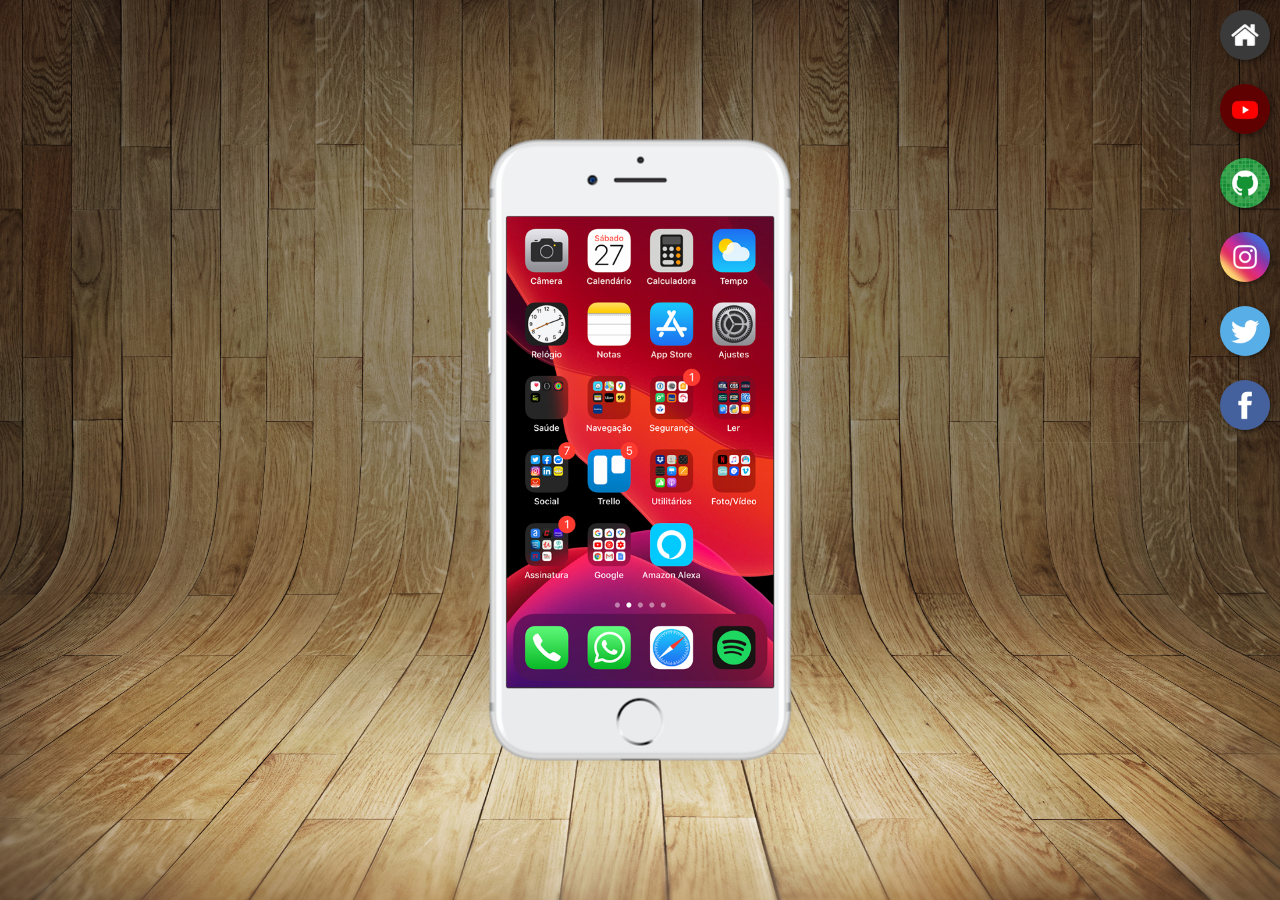
<file: index.html>
<!DOCTYPE html>
<html lang="pt-br">
<head>
    <meta charset="UTF-8">
    <meta name="viewport" content="width=device-width, initial-scale=1.0">
    <link rel="shortcut icon" href="favicon.ico" type="image/x-icon">
    <title>Projeto Redes Sociais</title>
    <link rel="stylesheet" href="estilos/style.css">
</head>
<body>
    <main>
        <section id="celular">
            <iframe src="home.html" name="tela" frameborder="0" id="tela">
                Seu navegador não é compatível com isso.
            </iframe>
        </section>
        <section id="redes-sociais">
            <a href="#" target="tela"><img src="imagens/logo-home.jpg" alt="Home"></a><br>
            <a href="youtube.html" target="tela"><img src="imagens/logo-youtube.jpg" alt="Youtube"></a><br>
            <a href="github.html" target="tela"><img src="imagens/logo-github.jpg" alt="GitHub"></a><br>
            <a href="instagram.html" target="tela"><img src="imagens/logo-instagram.jpg" alt="Instagram"></a><br>
            <a href="#" target="tela"><img src="imagens/logo-twitter.jpg" alt="Twitter"></a><br>
            <a href="facebook.html" target="tela"><img src="imagens/logo-facebook.jpg" alt="Facebook"></a>
        </section>
    </main>
</body>
</html>
</file>
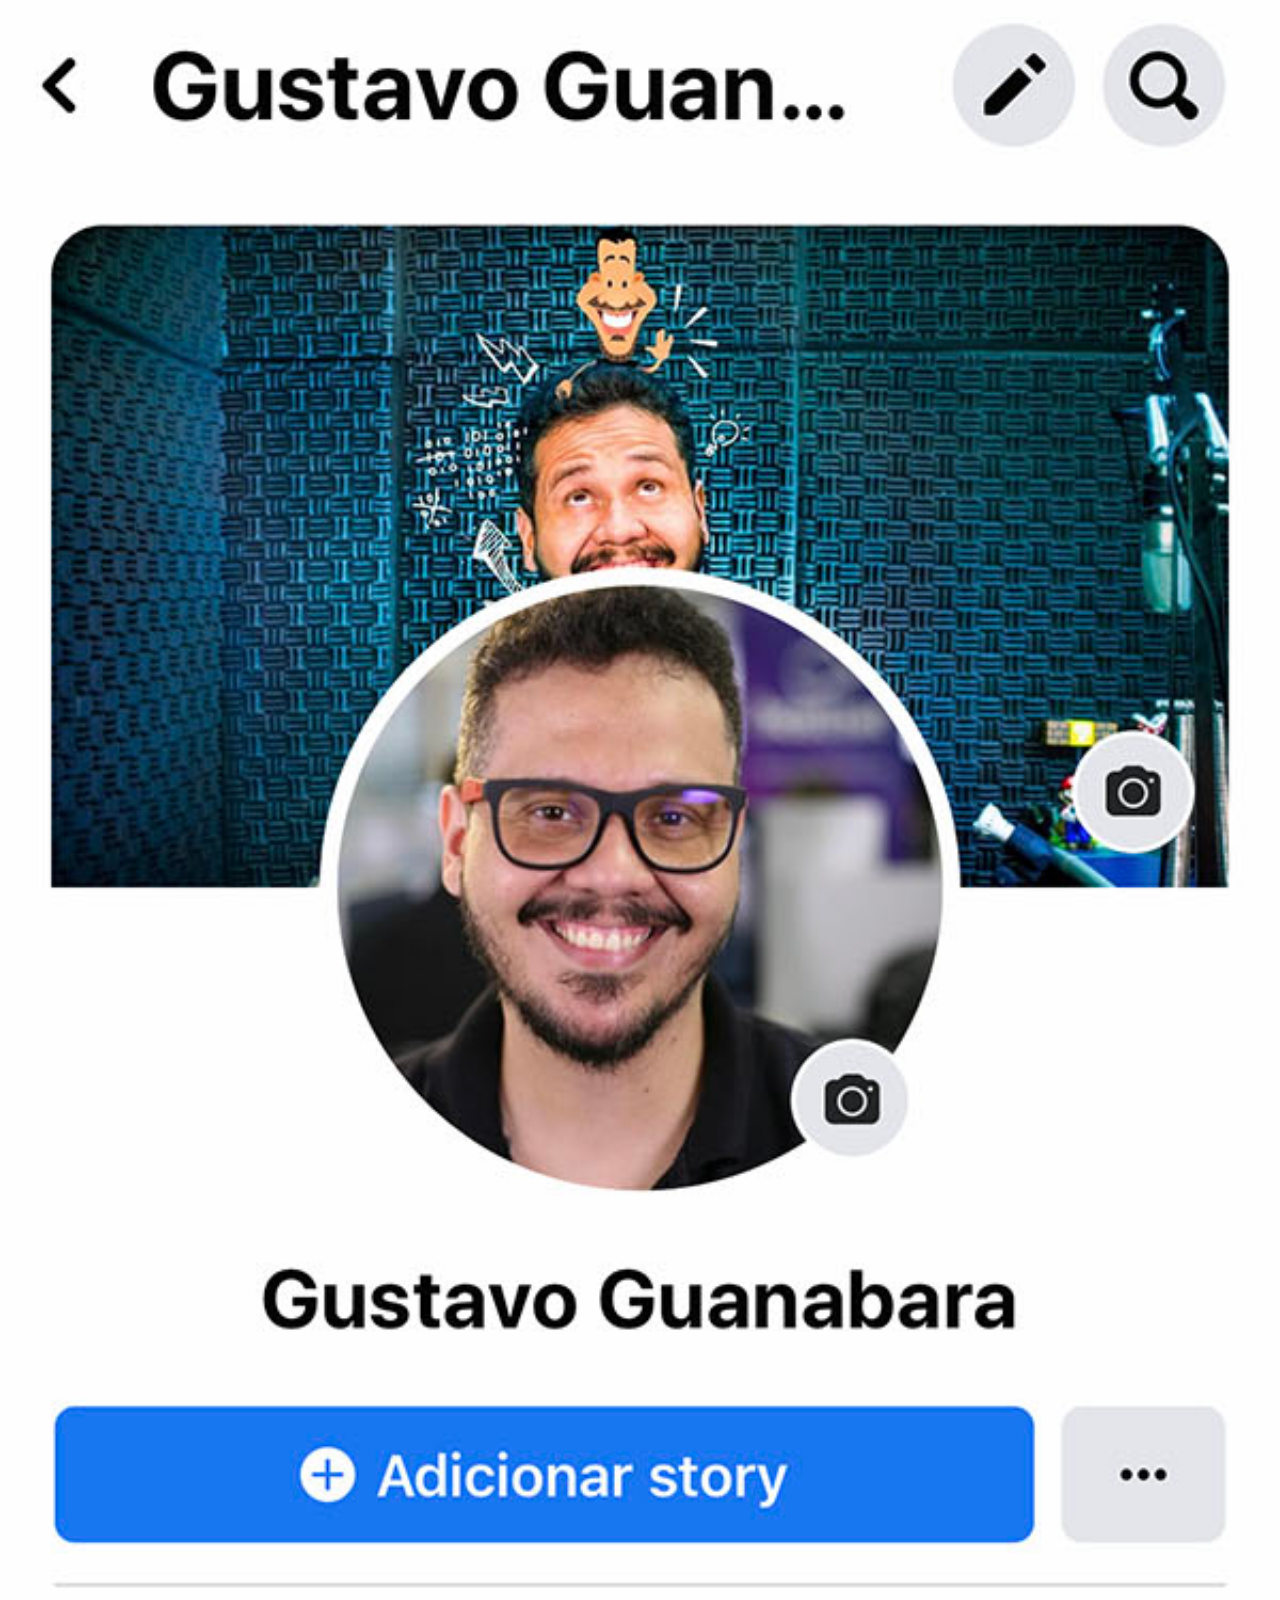
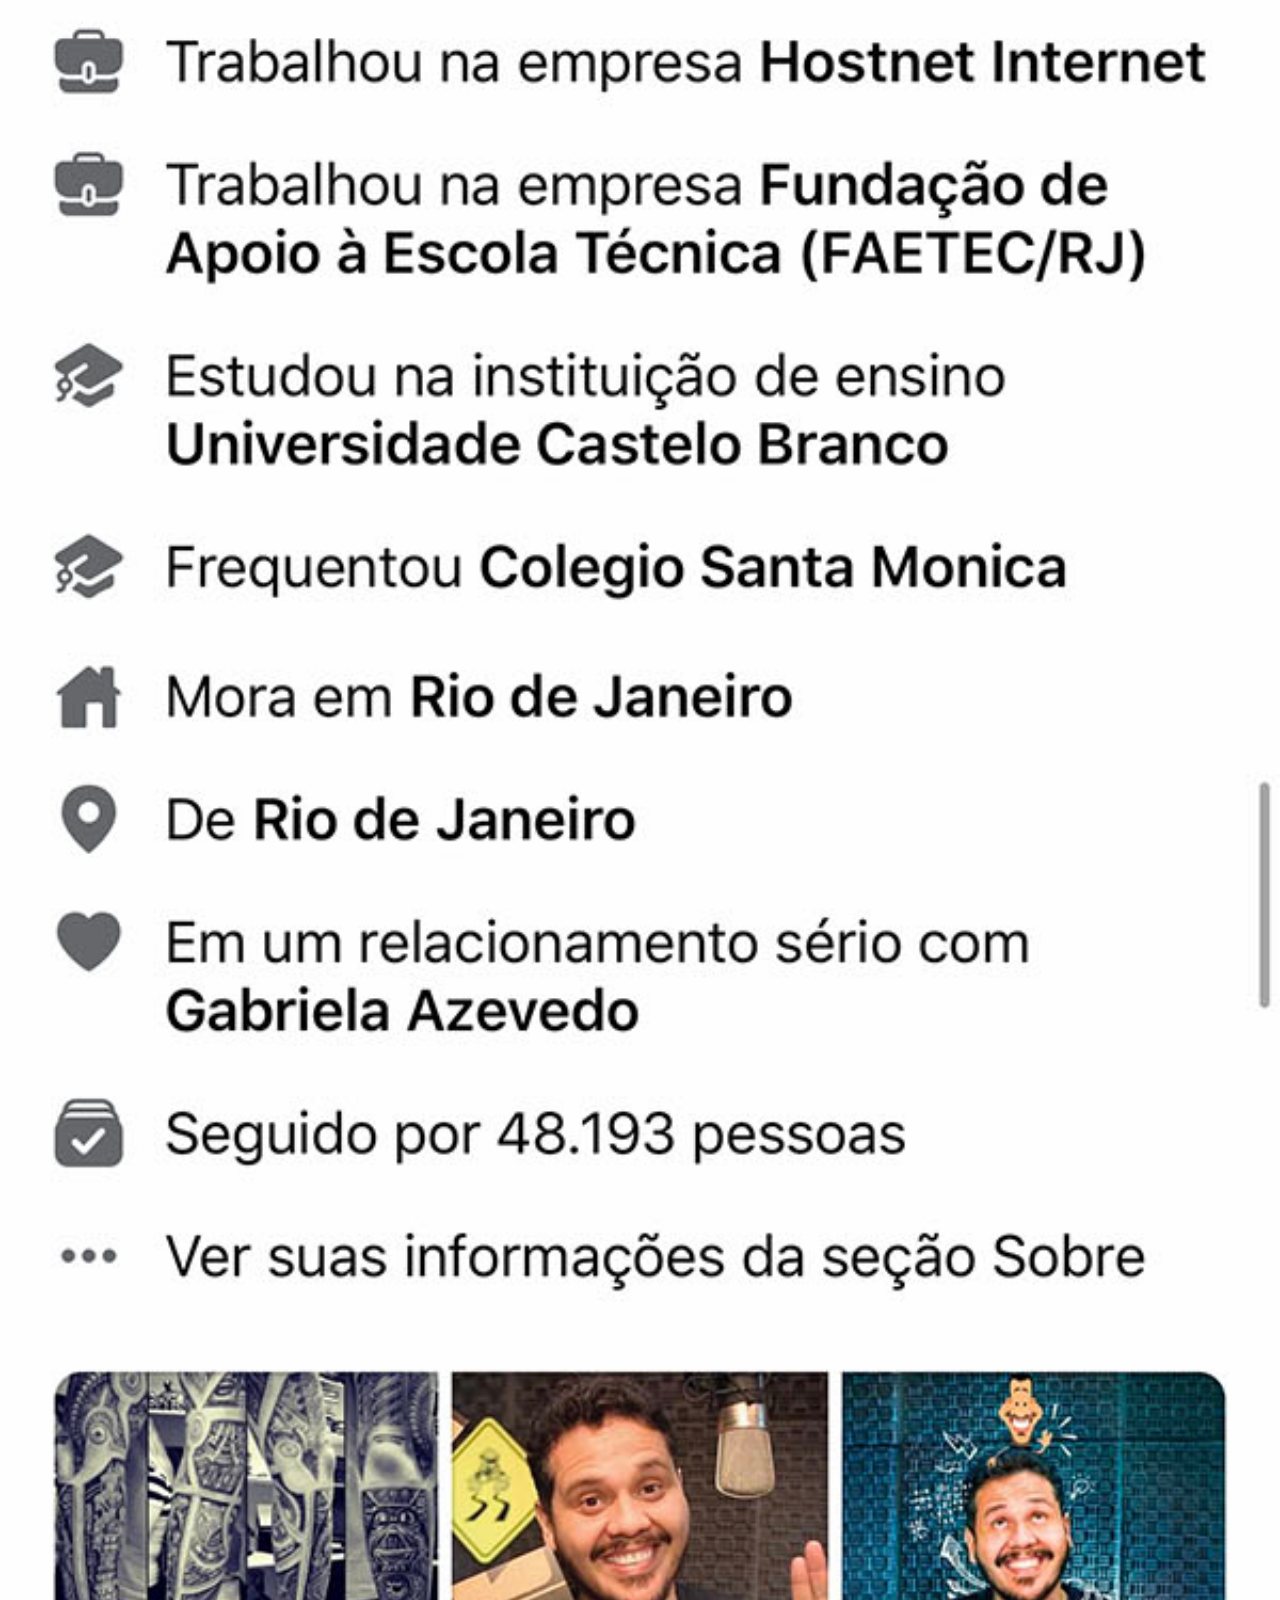
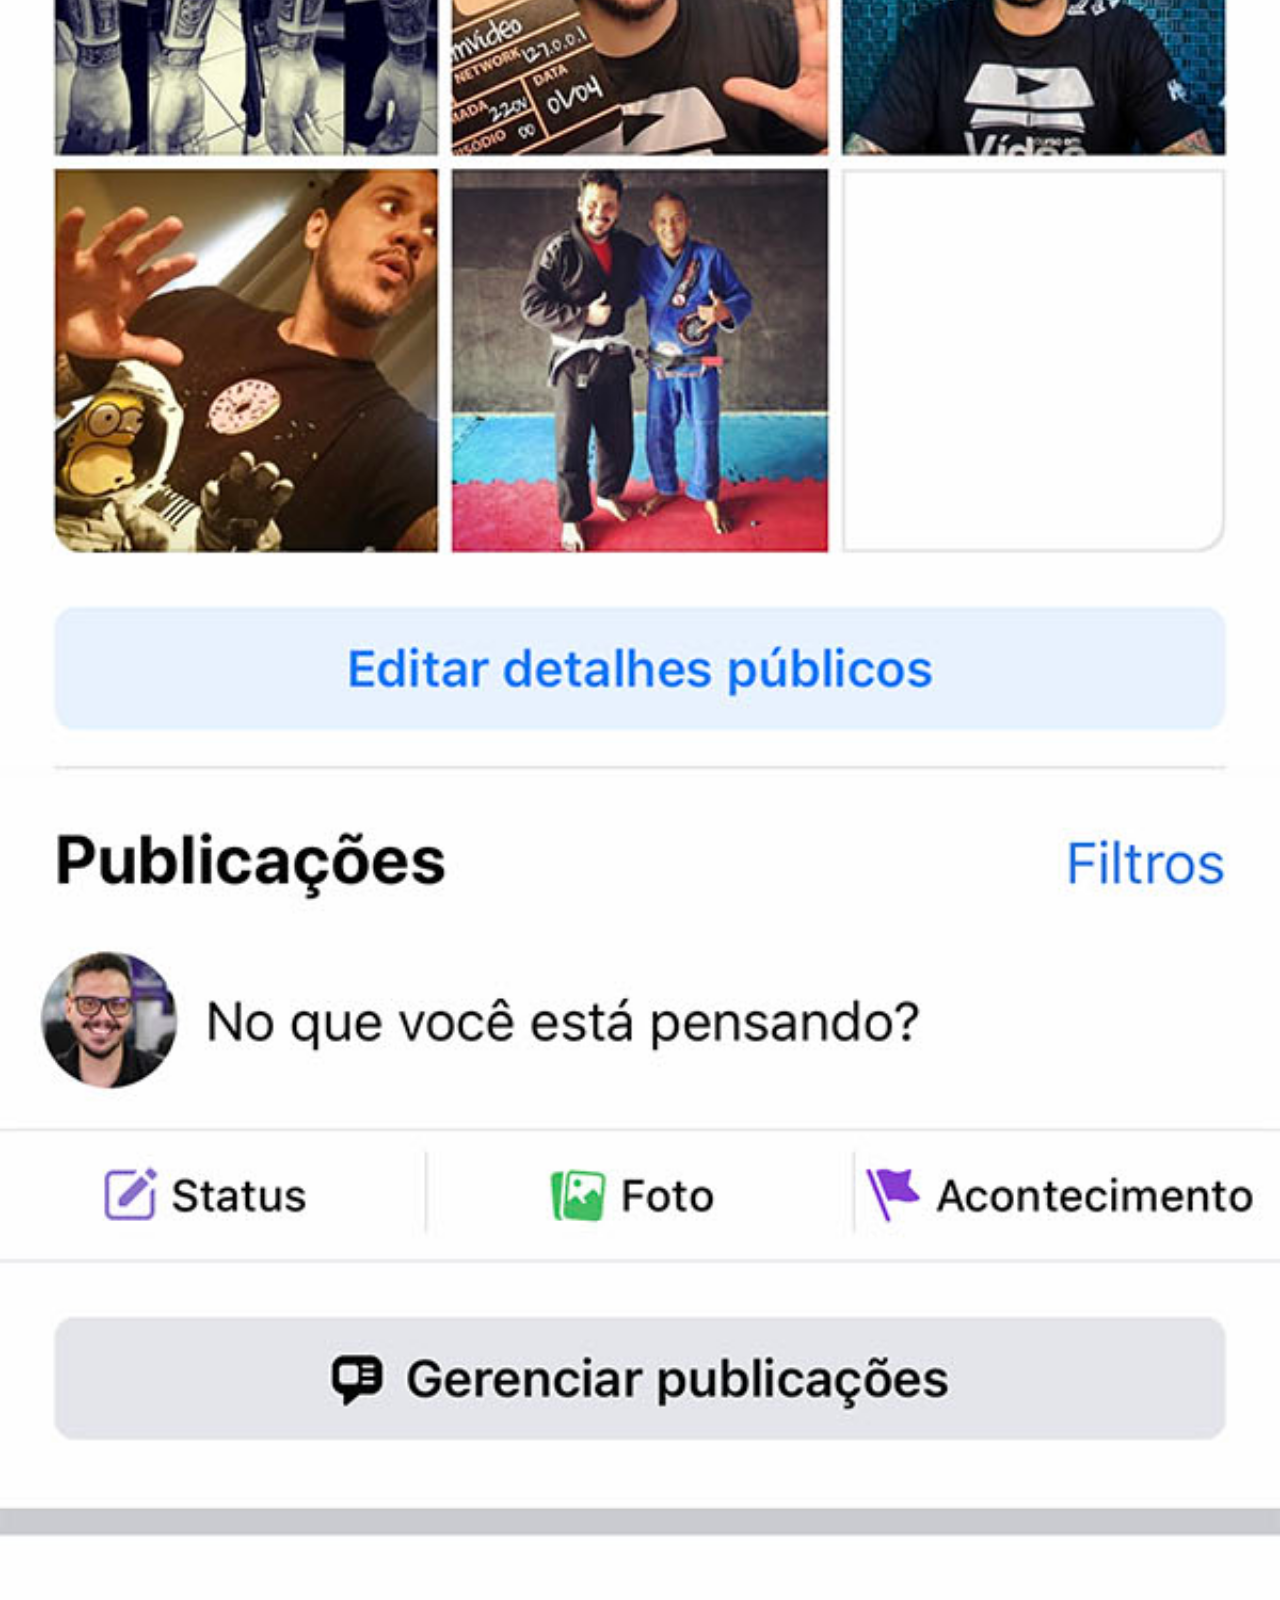
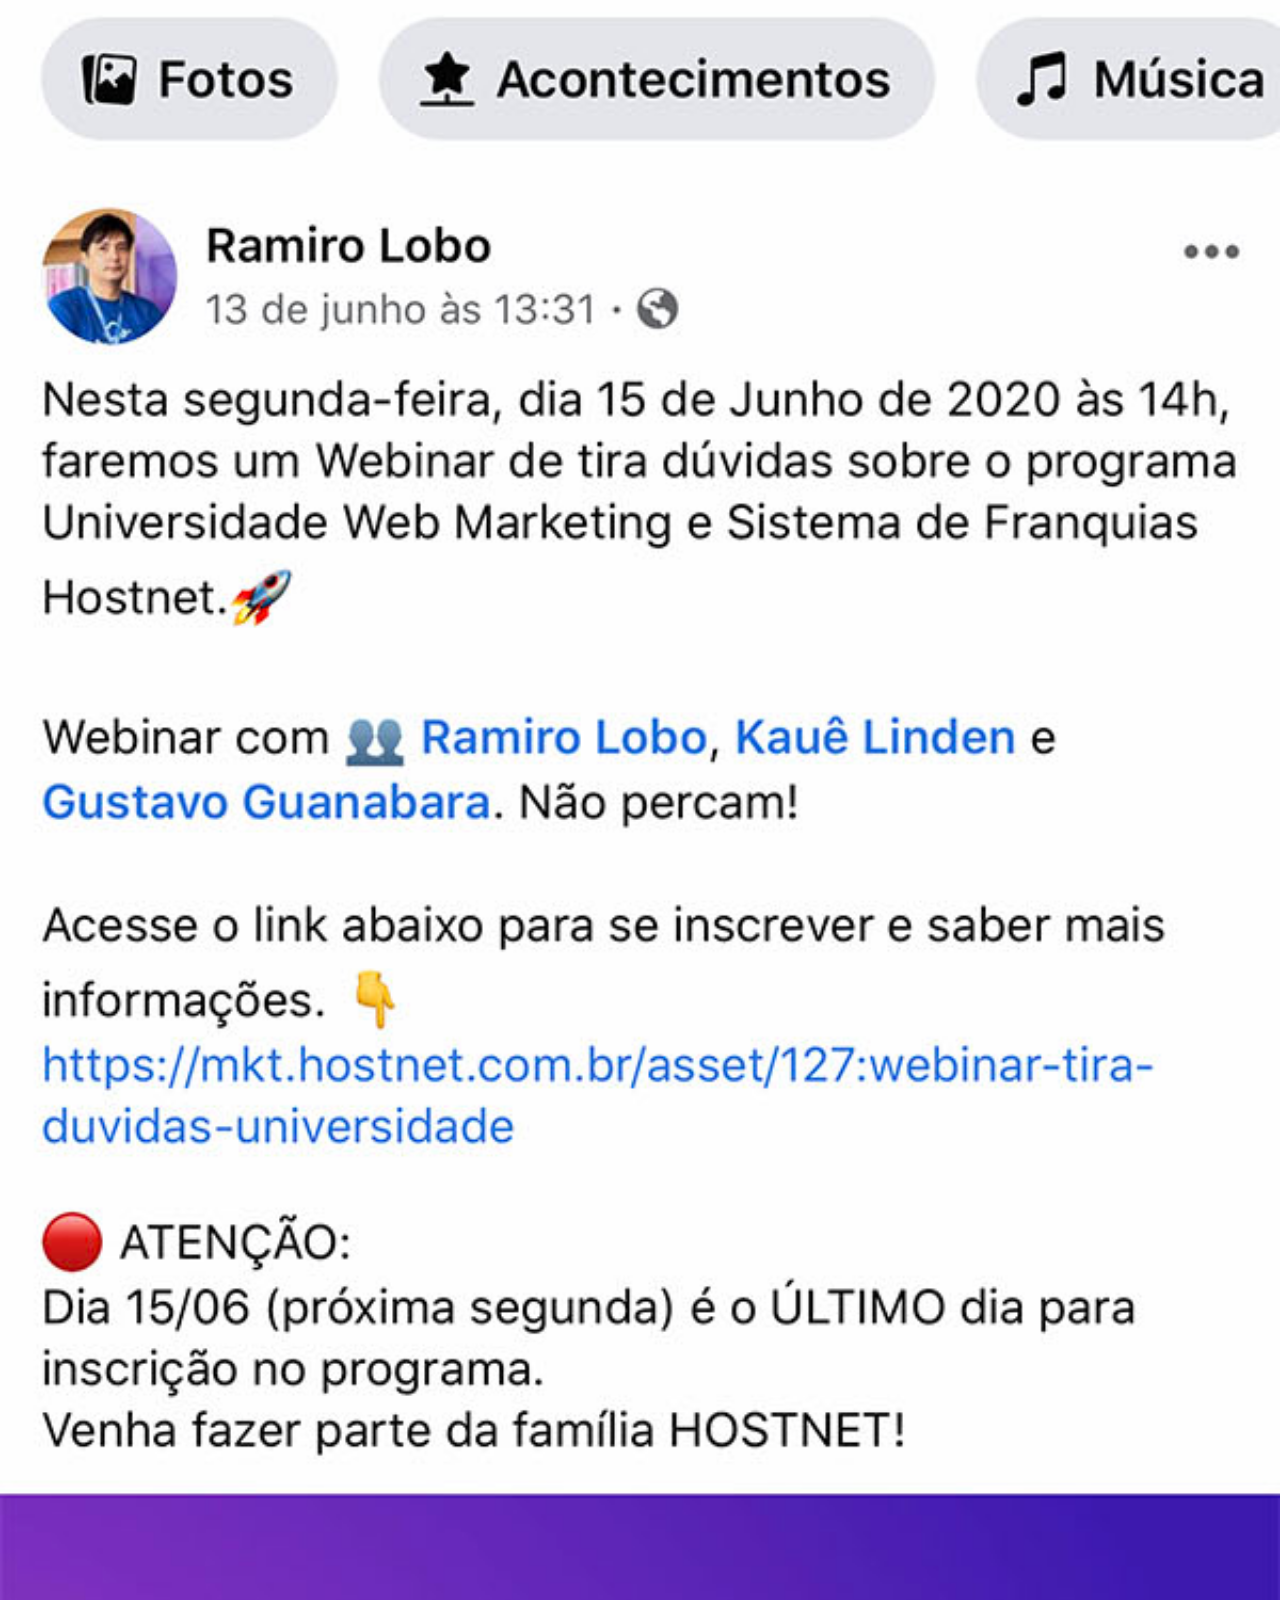
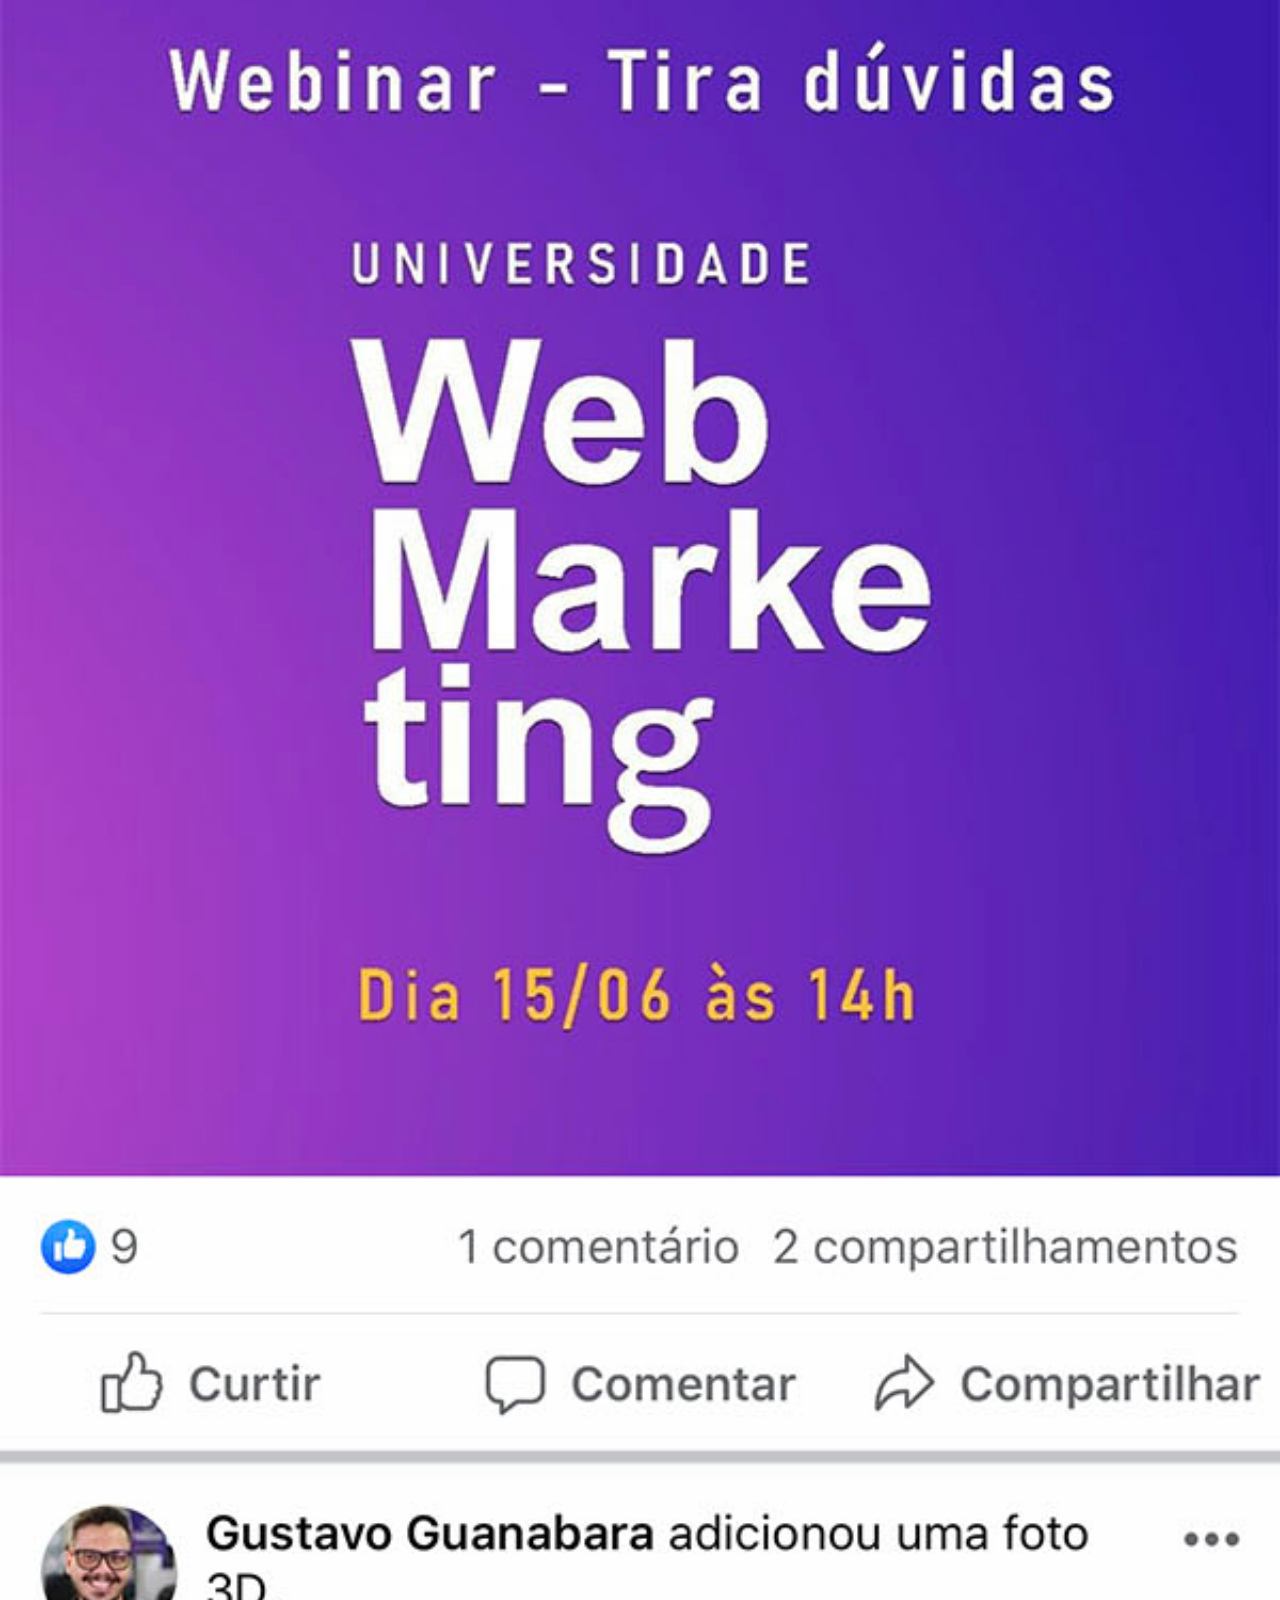
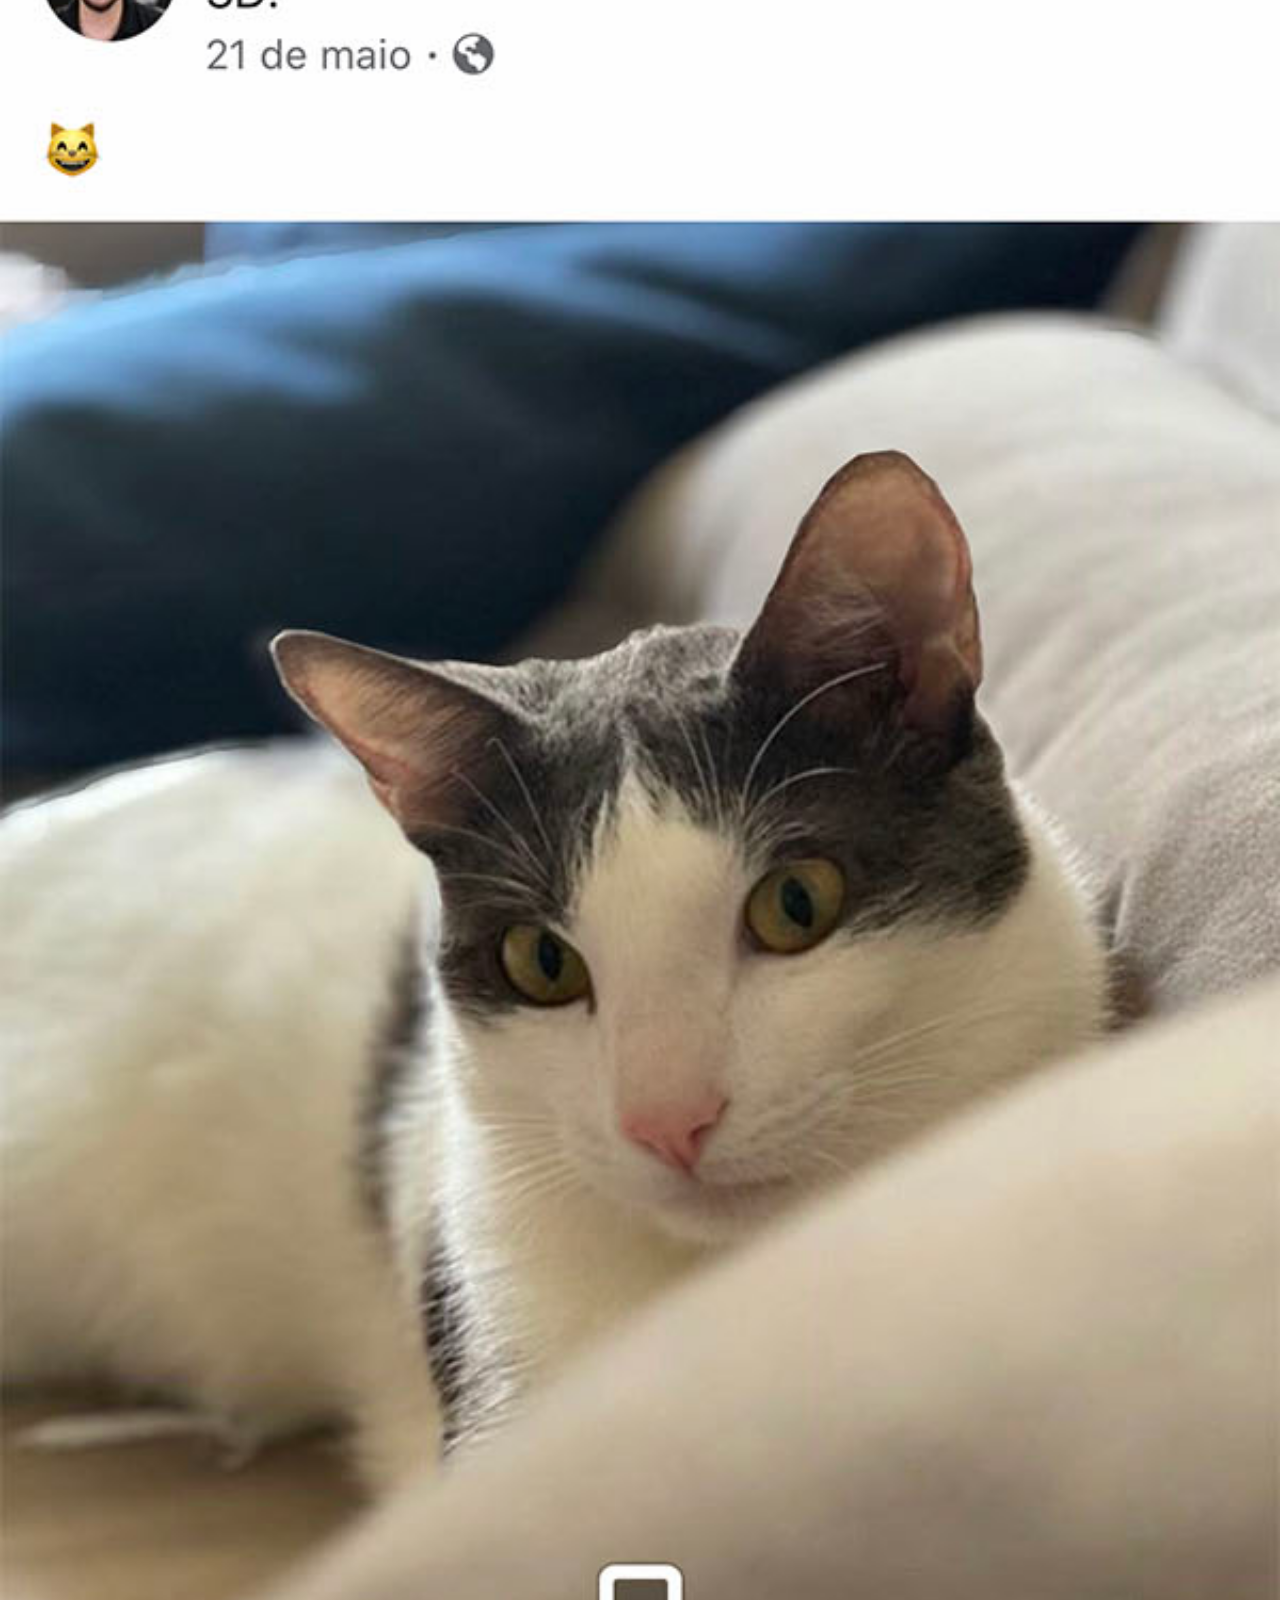
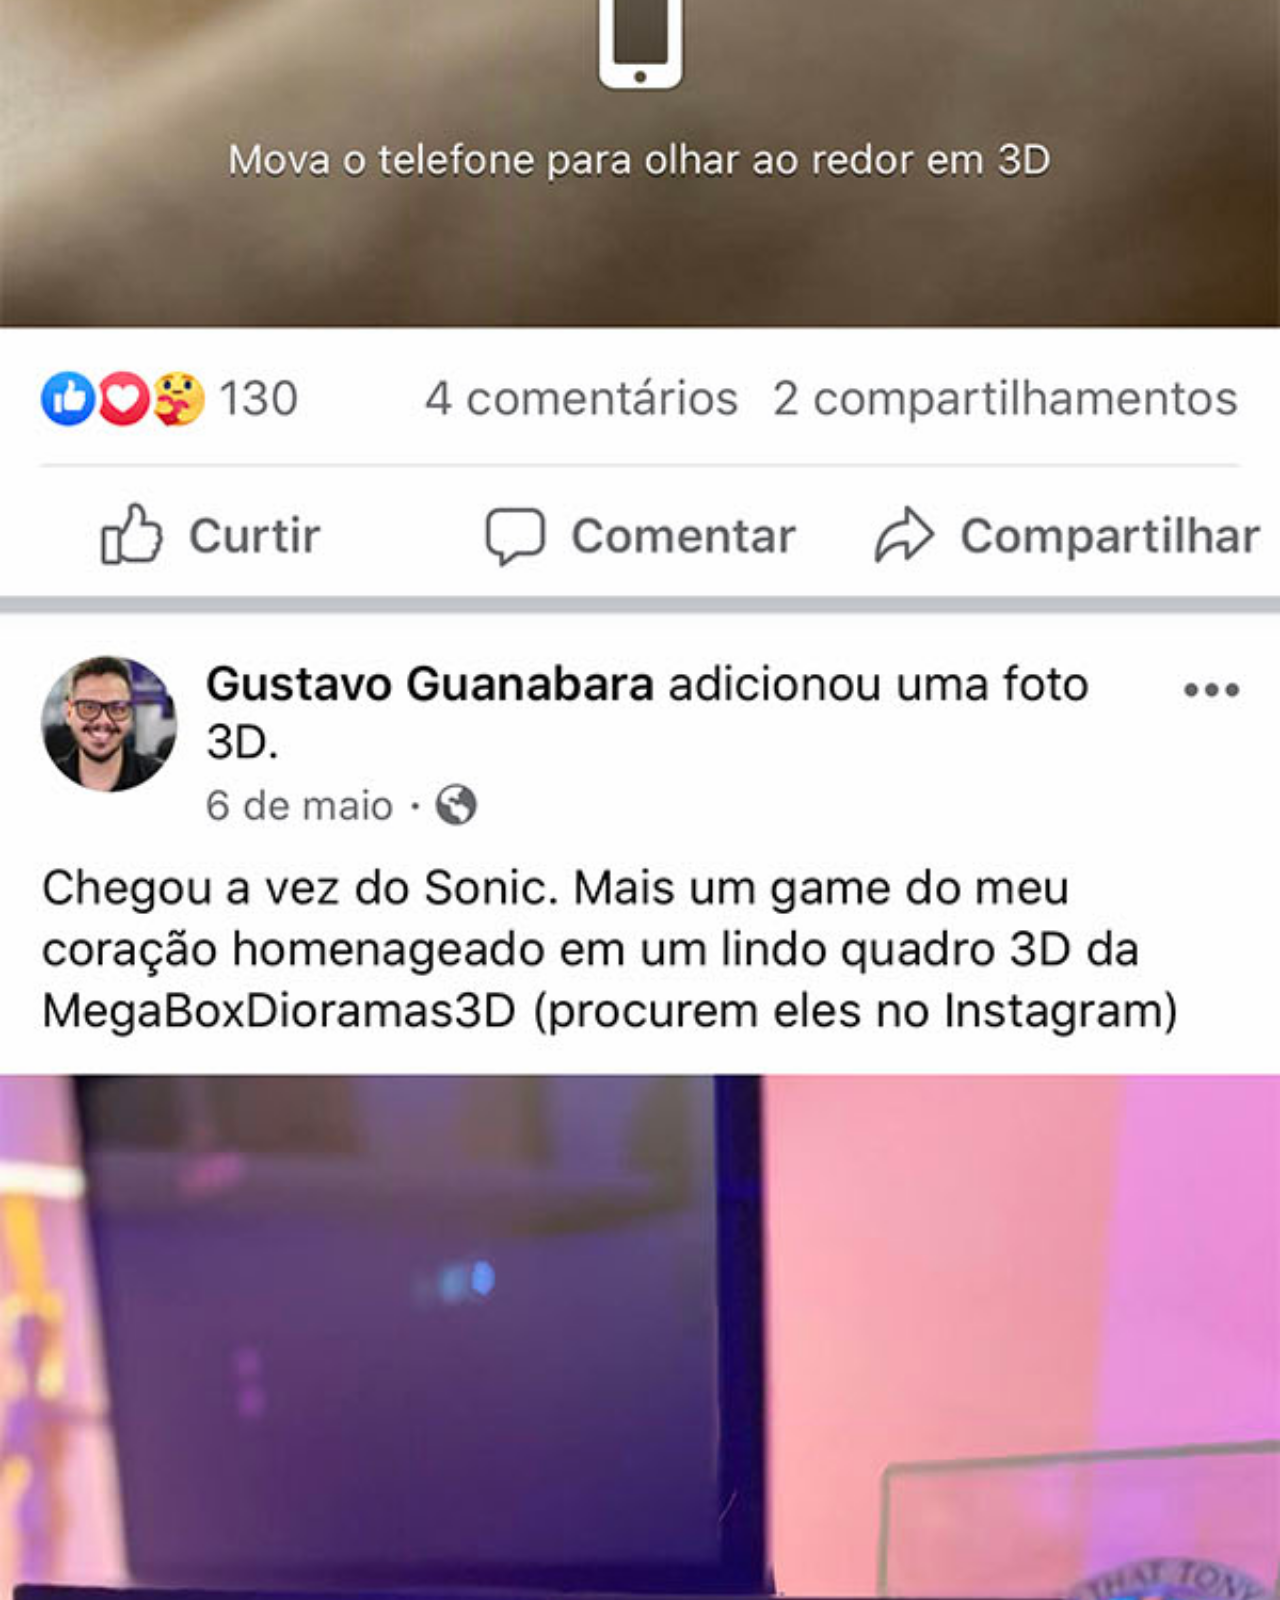
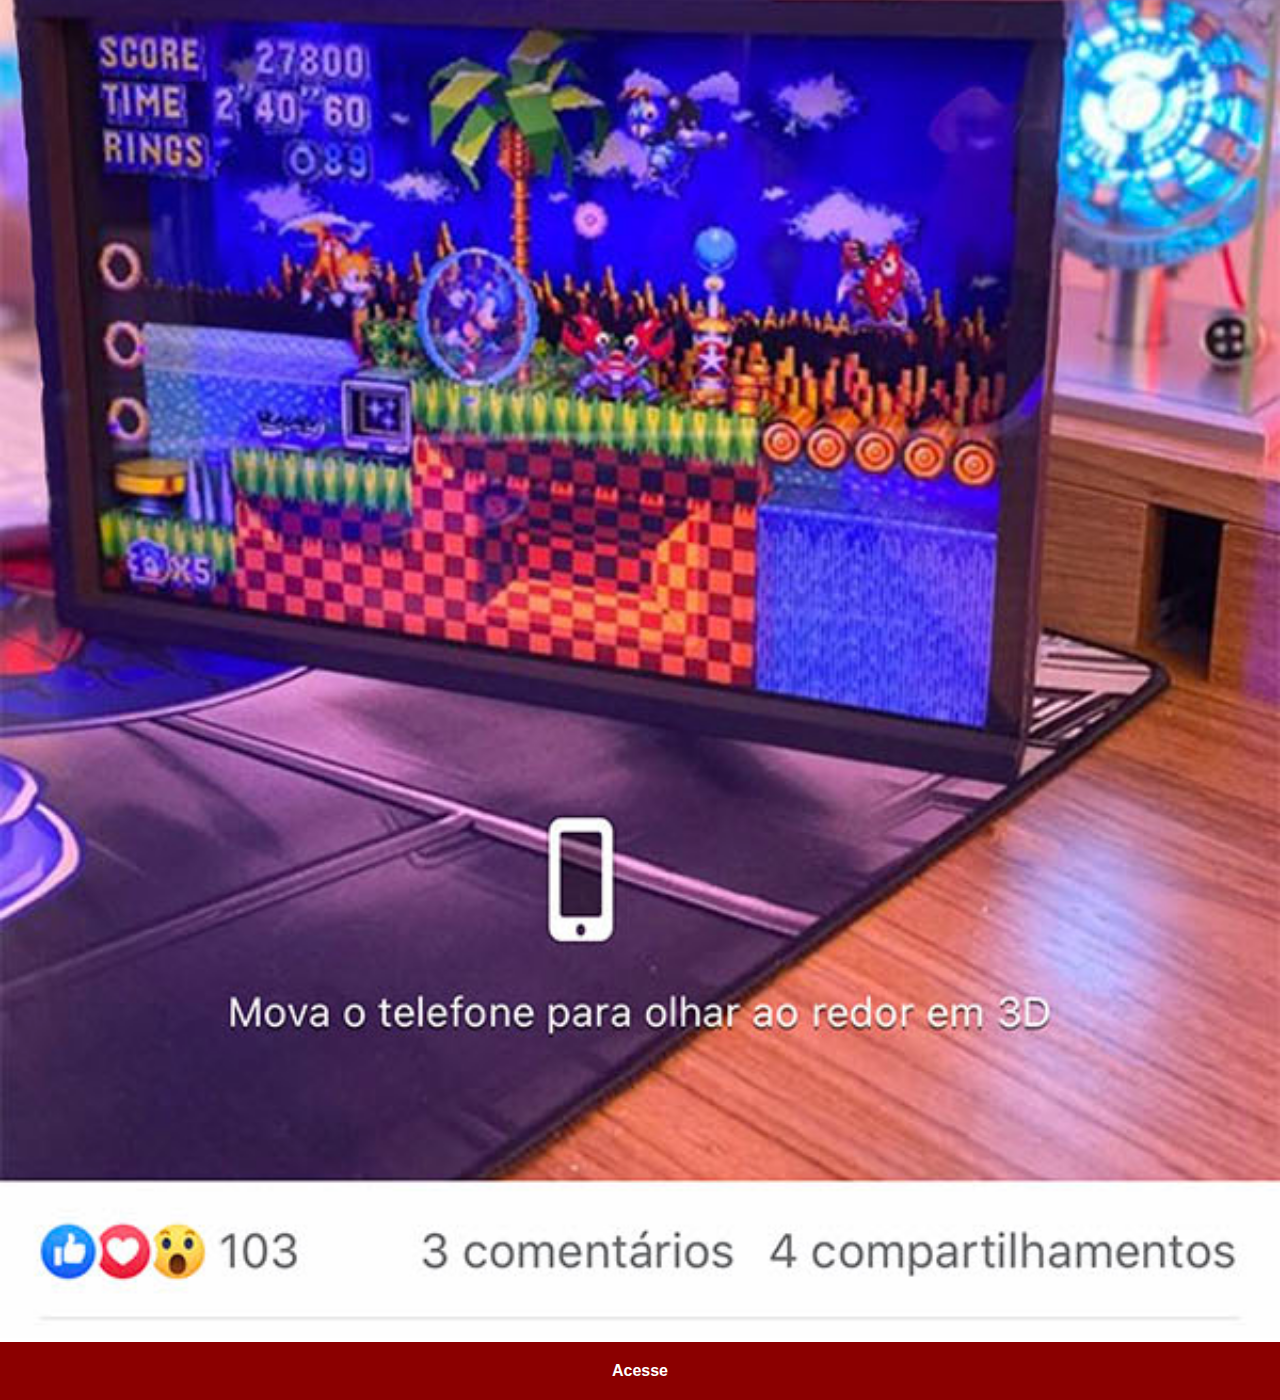
<file: facebook.html>
<!DOCTYPE html>
<html lang="pt-br">
<head>
    <meta charset="UTF-8">
    <meta name="viewport" content="width=device-width, initial-scale=1.0">
    <title>Facebook</title>
    <link rel="stylesheet" href="estilos/social.css">
</head>
<body>
    <img src="imagens/tela-facebook.jpg" alt="Facebook">
    <a href="https://www.facebook.com/gustavoguanabara" target="_blank">Acesse</a>
</body>
</html>
</file>
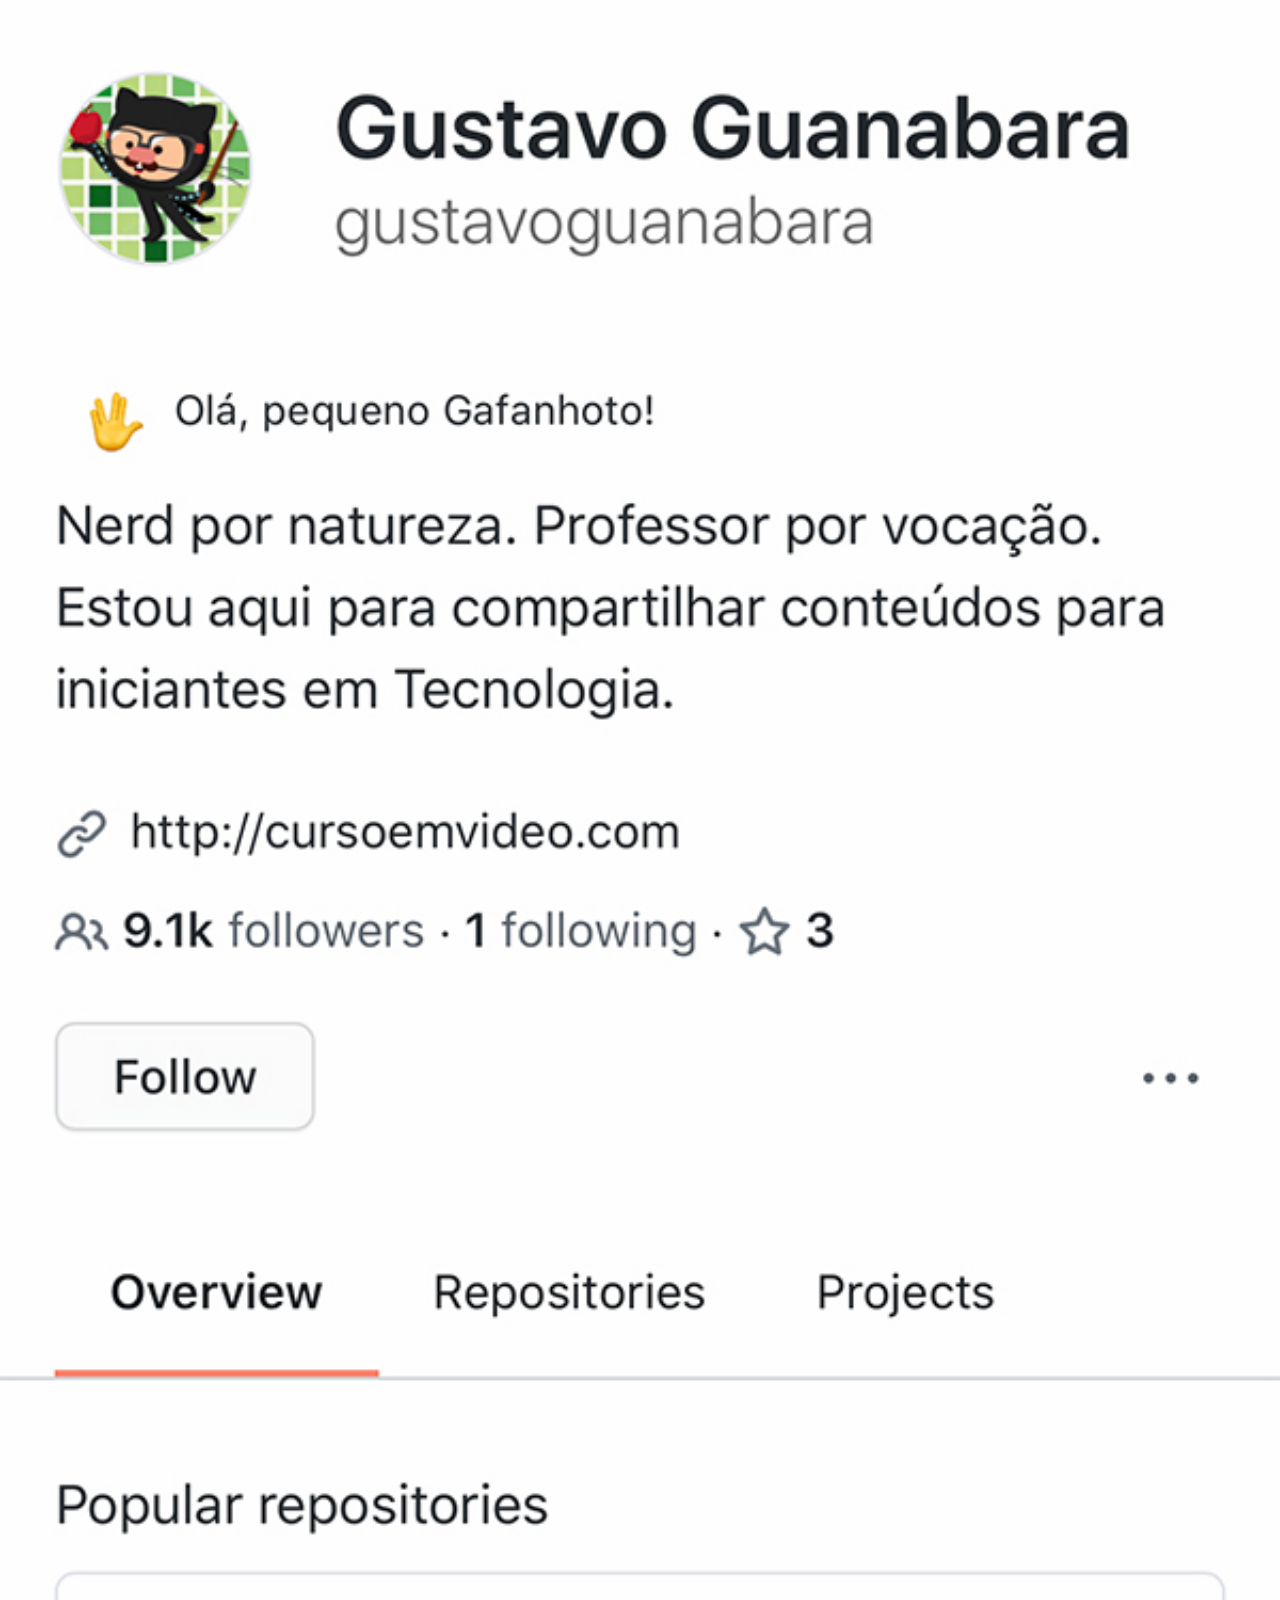
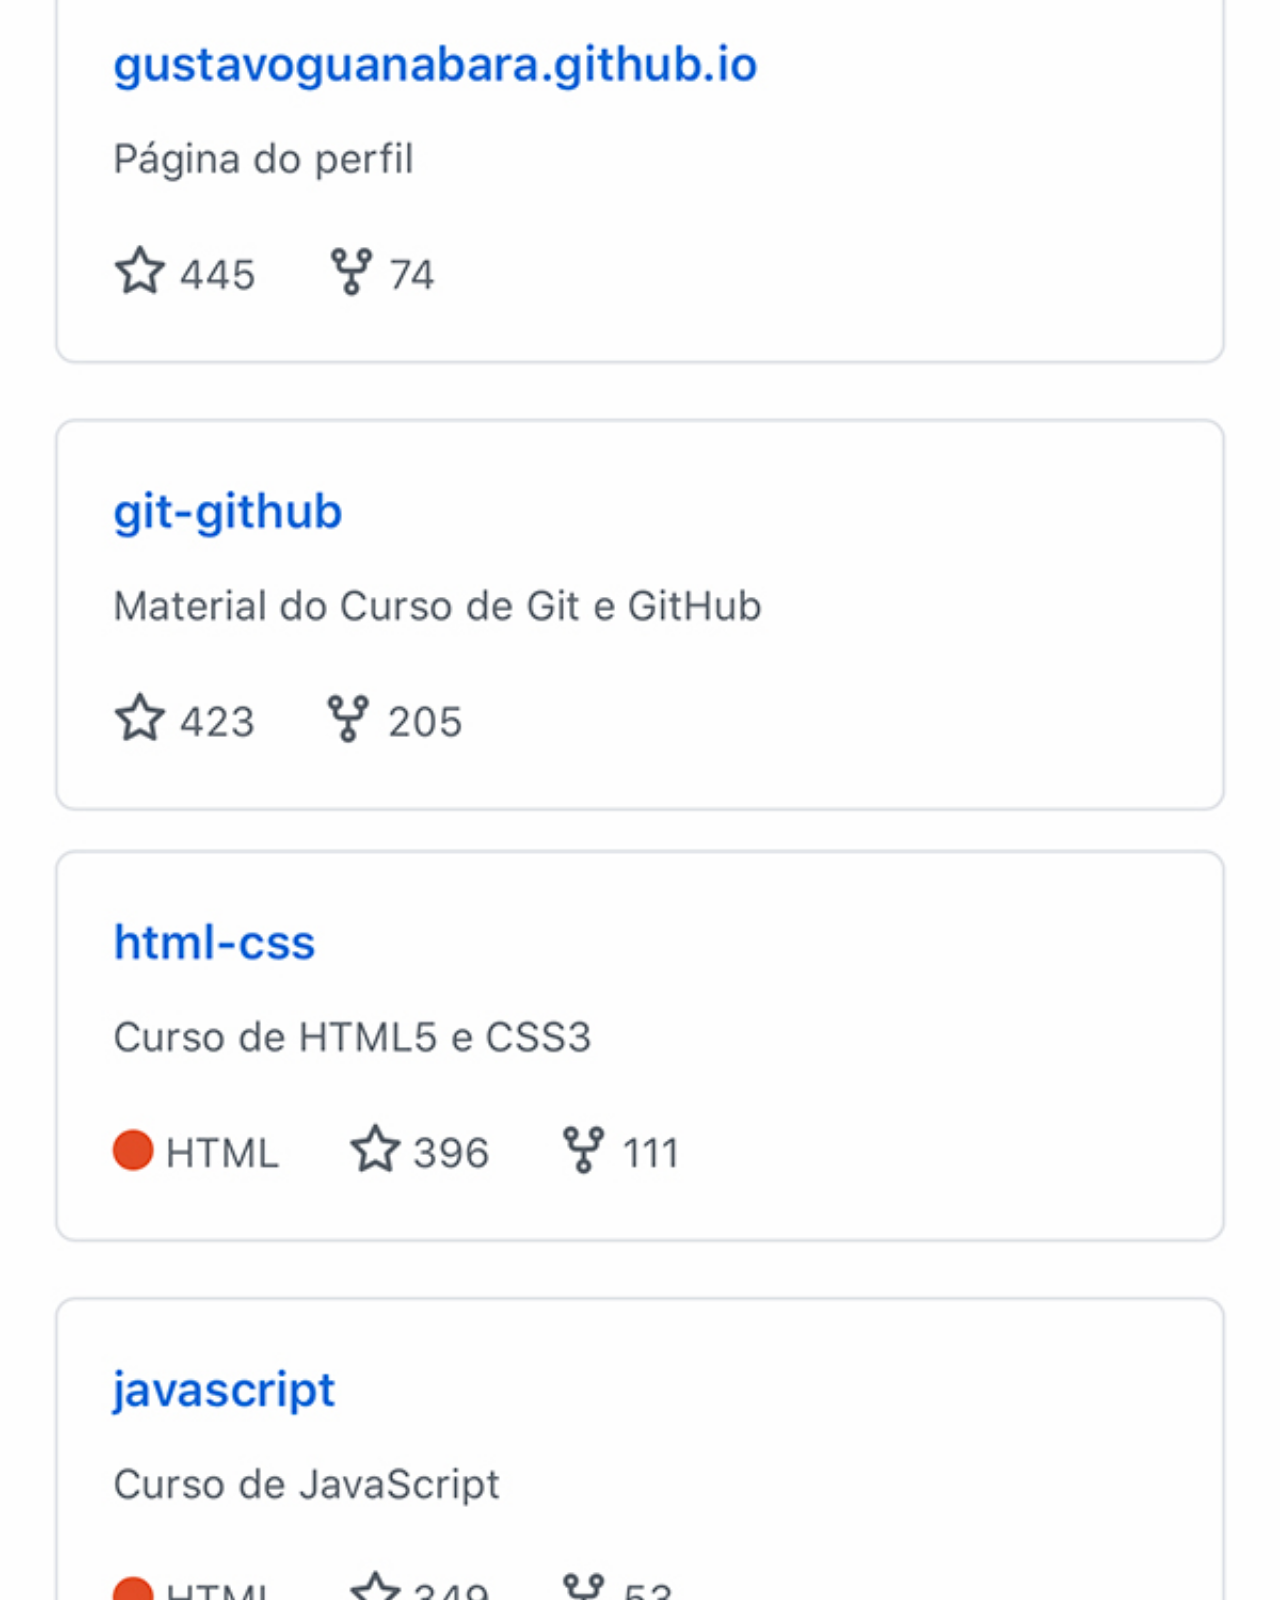
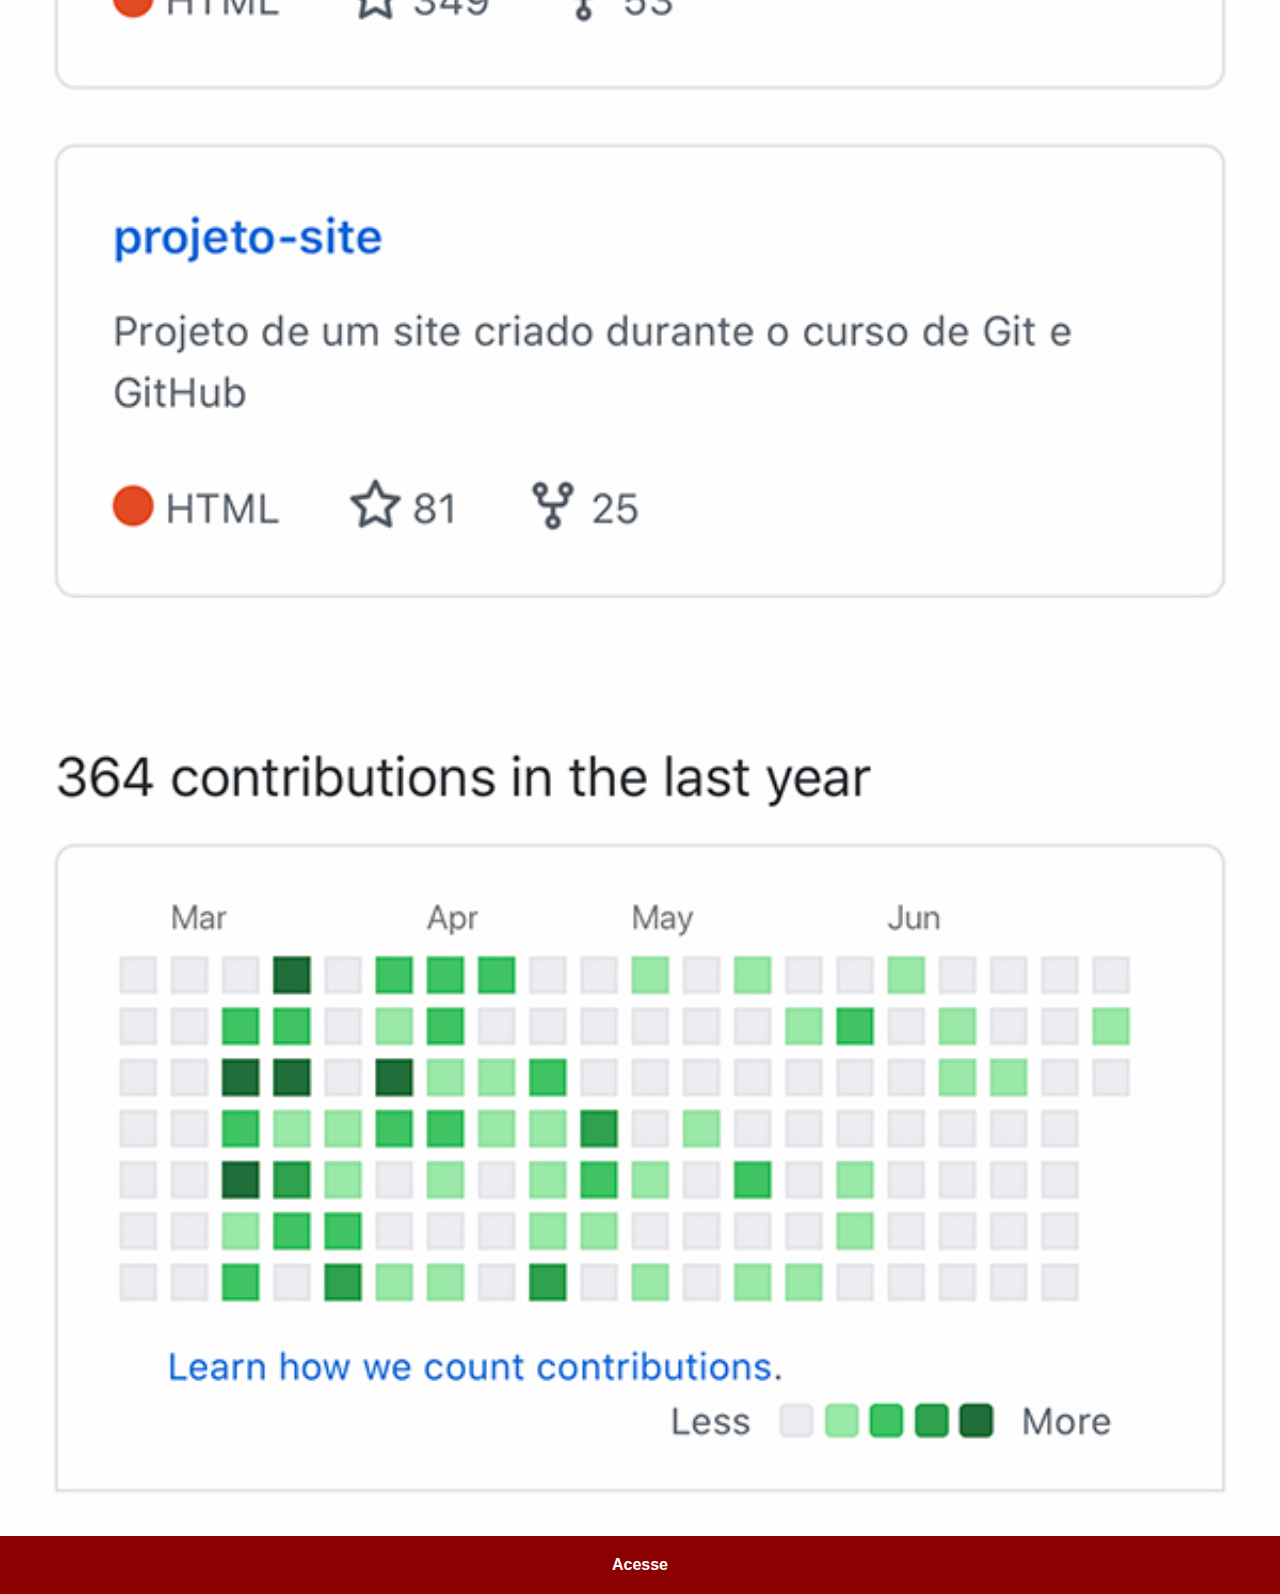
<file: github.html>
<!DOCTYPE html>
<html lang="pt-br">
<head>
    <meta charset="UTF-8">
    <meta name="viewport" content="width=device-width, initial-scale=1.0">
    <title>GitHub</title>
    <link rel="stylesheet" href="estilos/social.css">
</head>
<body>
    <img src="imagens/tela-github.jpg" alt="GitHub">
    <a href="https://github.com/gustavoguanabara" target="_blank">Acesse</a>
</body>
</html>
</file>
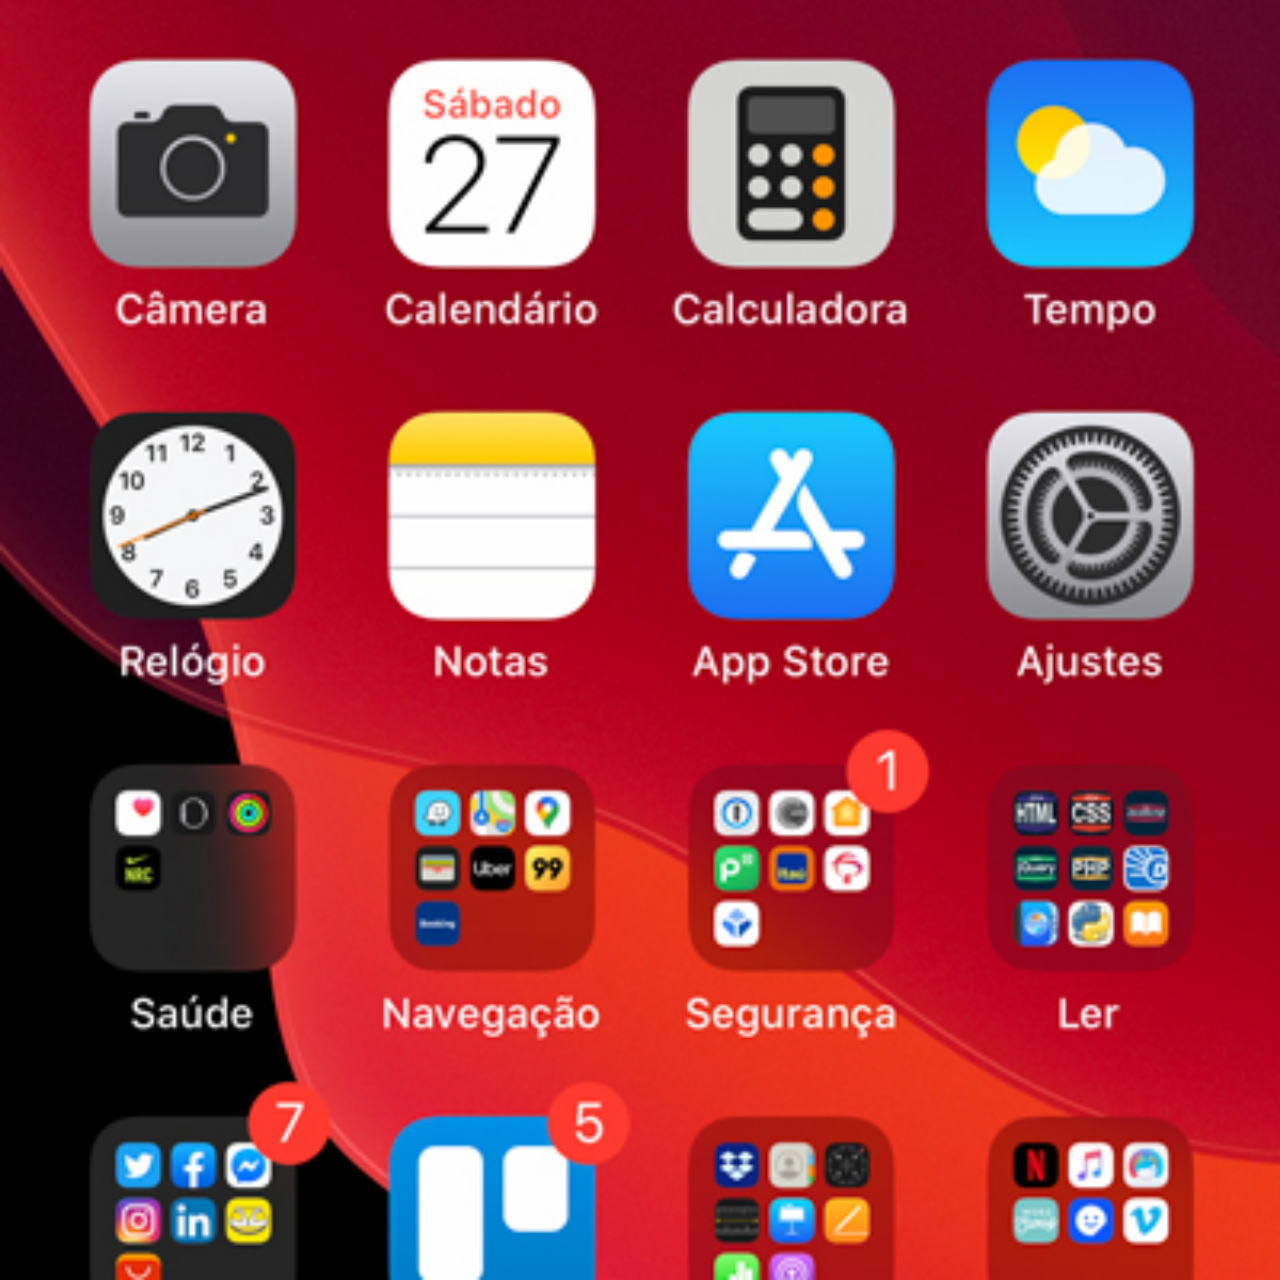
<file: home.html>
<!DOCTYPE html>
<html lang="pt-br">
<head>
    <meta charset="UTF-8">
    <meta name="viewport" content="width=device-width, initial-scale=1.0">
    <title>Home</title>
    <style>
        * {
            margin: 0px;
            padding: 0px;
        }
        body {
            width: 100vw;
            height: 100vw;
            background: black url('imagens/tela-home.jpg') no-repeat top center;
            background-size: cover;
        }
    </style>
</head>
<body>
    
</body>
</html>
</file>
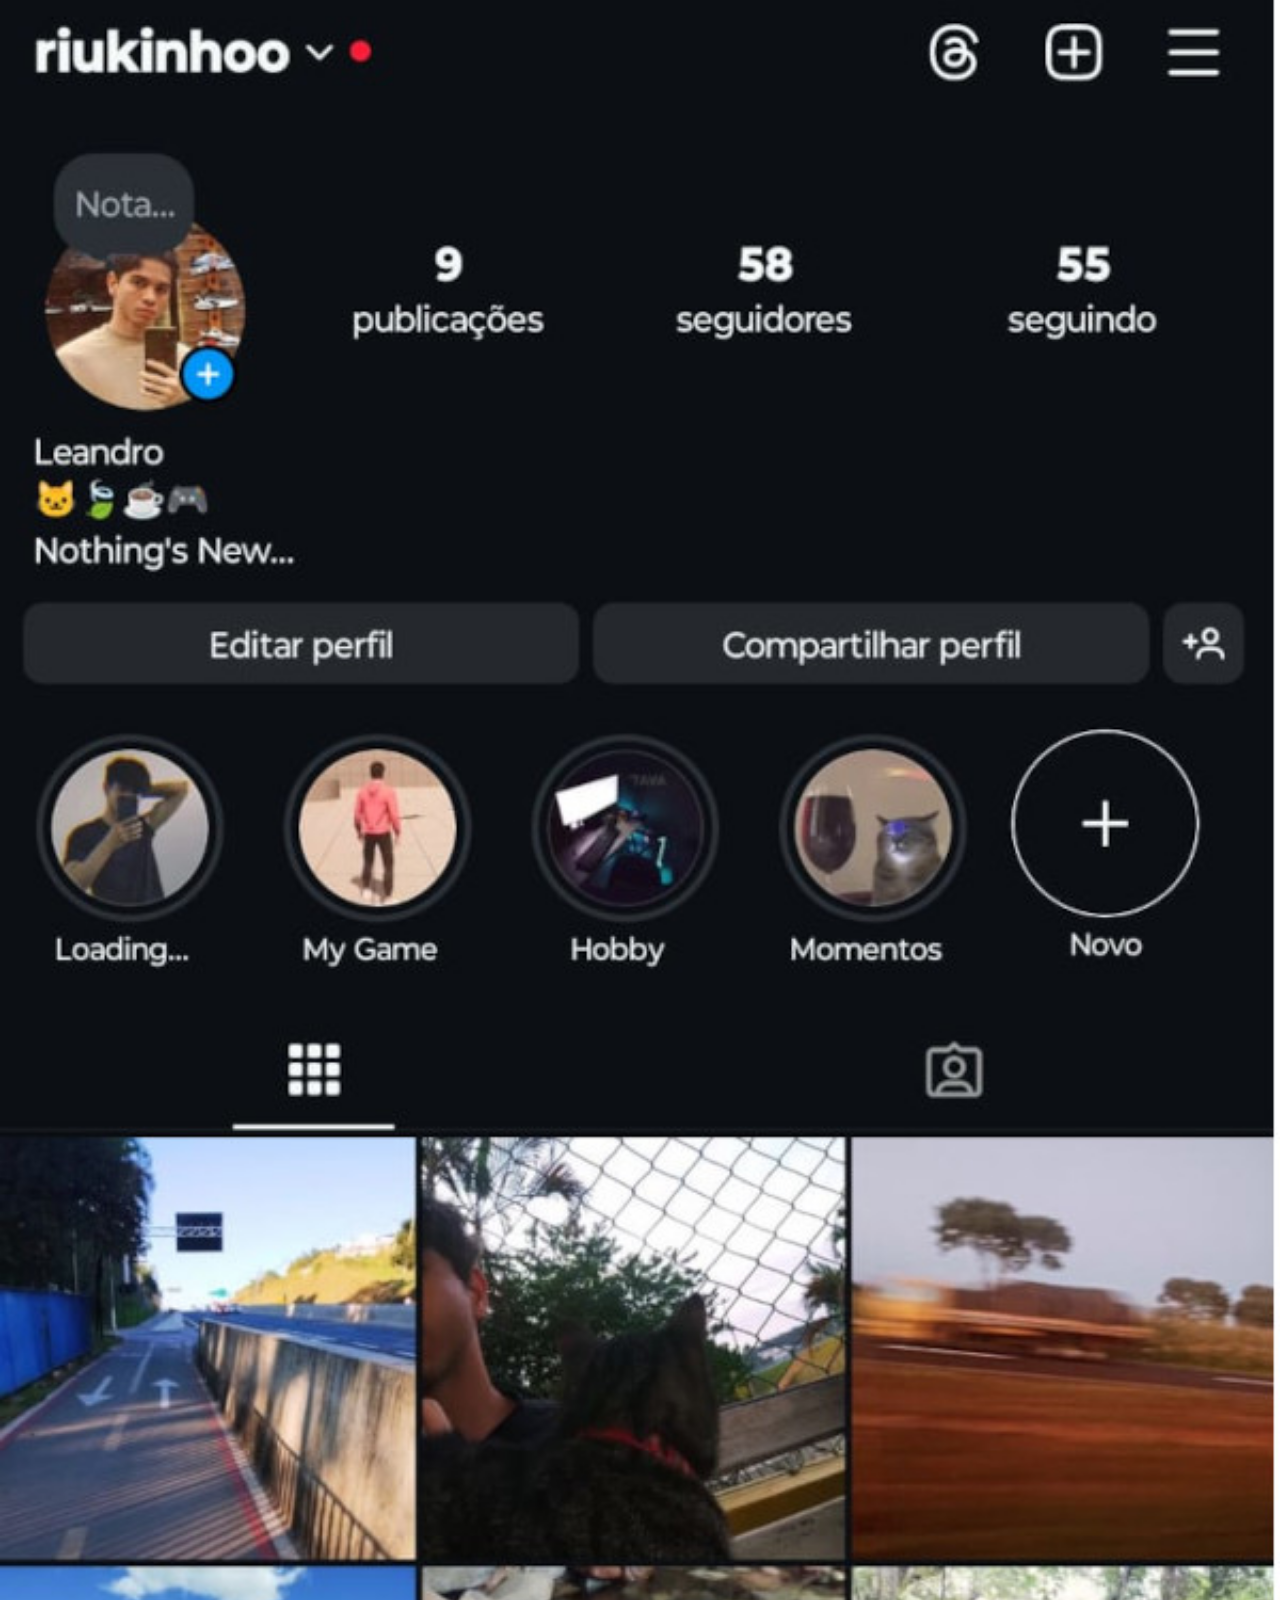
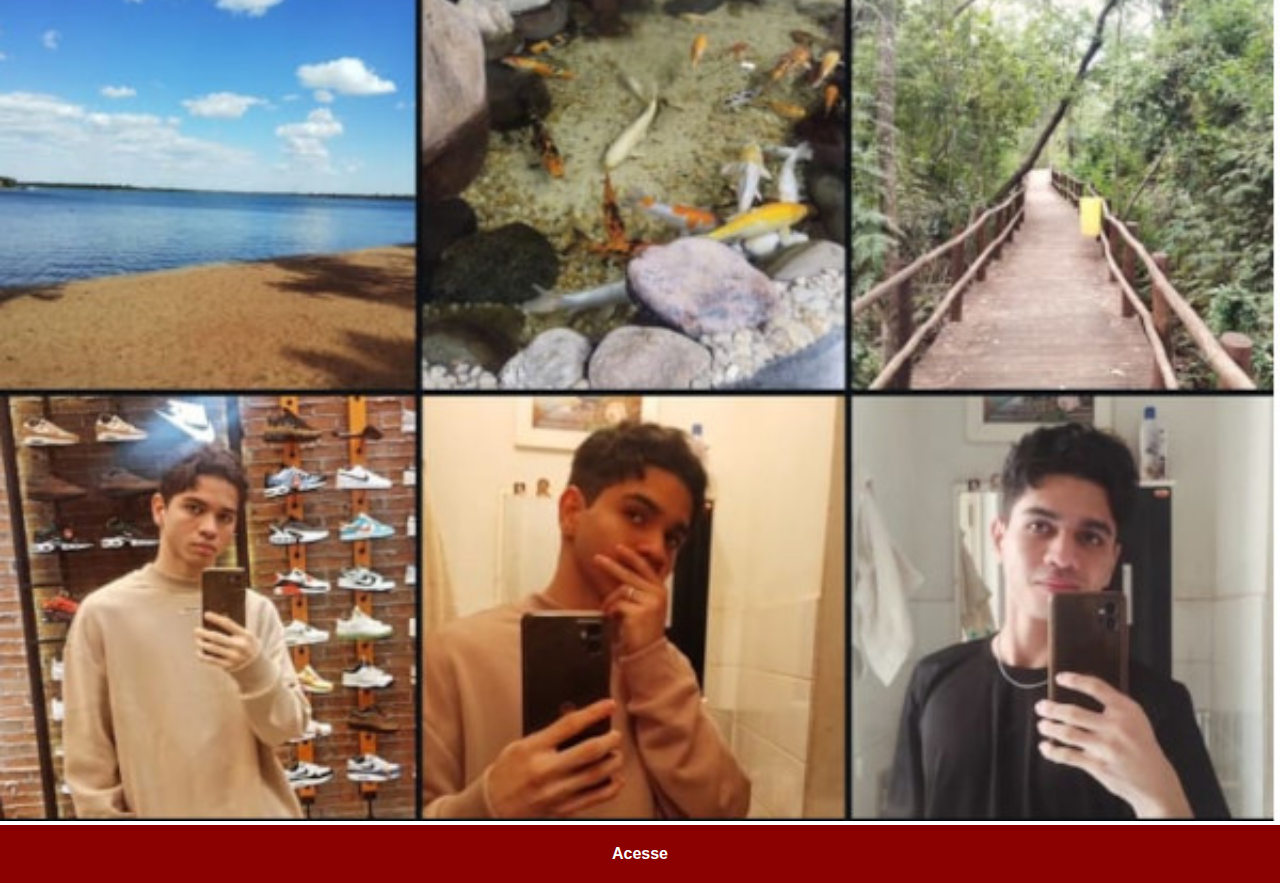
<file: instagram.html>
<!DOCTYPE html>
<html lang="pt-br">
<head>
    <meta charset="UTF-8">
    <meta name="viewport" content="width=device-width, initial-scale=1.0">
    <title>Instagram</title>
    <link rel="stylesheet" href="estilos/social.css">
</head>
<body>
    <img src="imagens/tela-instagram.jpg" alt="Instagram">
    <a href="https://www.instagram.com/riukinhoo/" target="_blank">Acesse</a>
</body>
</html>
</file>
<file: estilos/style.css>
@charset "UTF-8";

* {
    margin: 0px;
    padding: 0px;
    font-family: Arial, Helvetica, sans-serif;
}

html, body {
    height: 100vh;
    width: 100vw;
    background-color: black; 
}
body {
    background: url('../imagens/fundo-madeira.jpg') no-repeat top center;
    background-size: cover;
    background-attachment: fixed;
}

main {
    height: 100vh;
    position: relative;
}

section#celular {
    position: absolute;
    top: 50%;
    left: 50%;
    transform: translate(-50%, -50%);
    height: 627px;
    width: 311px;
    background: url('../imagens/frame-iphone.png') no-repeat;
}
::-webkit-scrollbar {
    width: 0px;
    height: 0px;
}
iframe#tela {
    position: relative;
    top: 80px;
    left: 22px;
    width: 267px;
    height: 471px;
}
section#redes-sociais {
    text-align: right;
}
section#redes-sociais img{
    width: 50px;
    margin: 10px;
    border-radius: 50%;
    box-shadow: 2px 2px 5px rgba(0, 0, 0, 0.432);
    box-sizing: border-box;
}
section#redes-sociais img:hover {
    border: 2px solid rgba(255, 255, 255, 0.61);
    transform: translate(-3px, -3px);
    box-shadow: 5px 5px 10px rgba(0, 0, 0, 0.61);
    transition: transform .3s border 1s;
}
</file>
<file: estilos/social.css>
@charset "UTF-8";

* {
    margin: 0px;
    padding: 0px;
    font-family: Arial, Helvetica, sans-serif;
}
::-webkit-scrollbar {
    width: 0px;
    height: 0px;
}
img {
    width: 100vw;
}
a {
    display: block;
    background-color: darkred;
    padding: 20px;
    text-align: center;
    font-weight: bolder;
    text-decoration: none;
    color: white;
}
a:hover {
    background-color: red;
}
</file>
